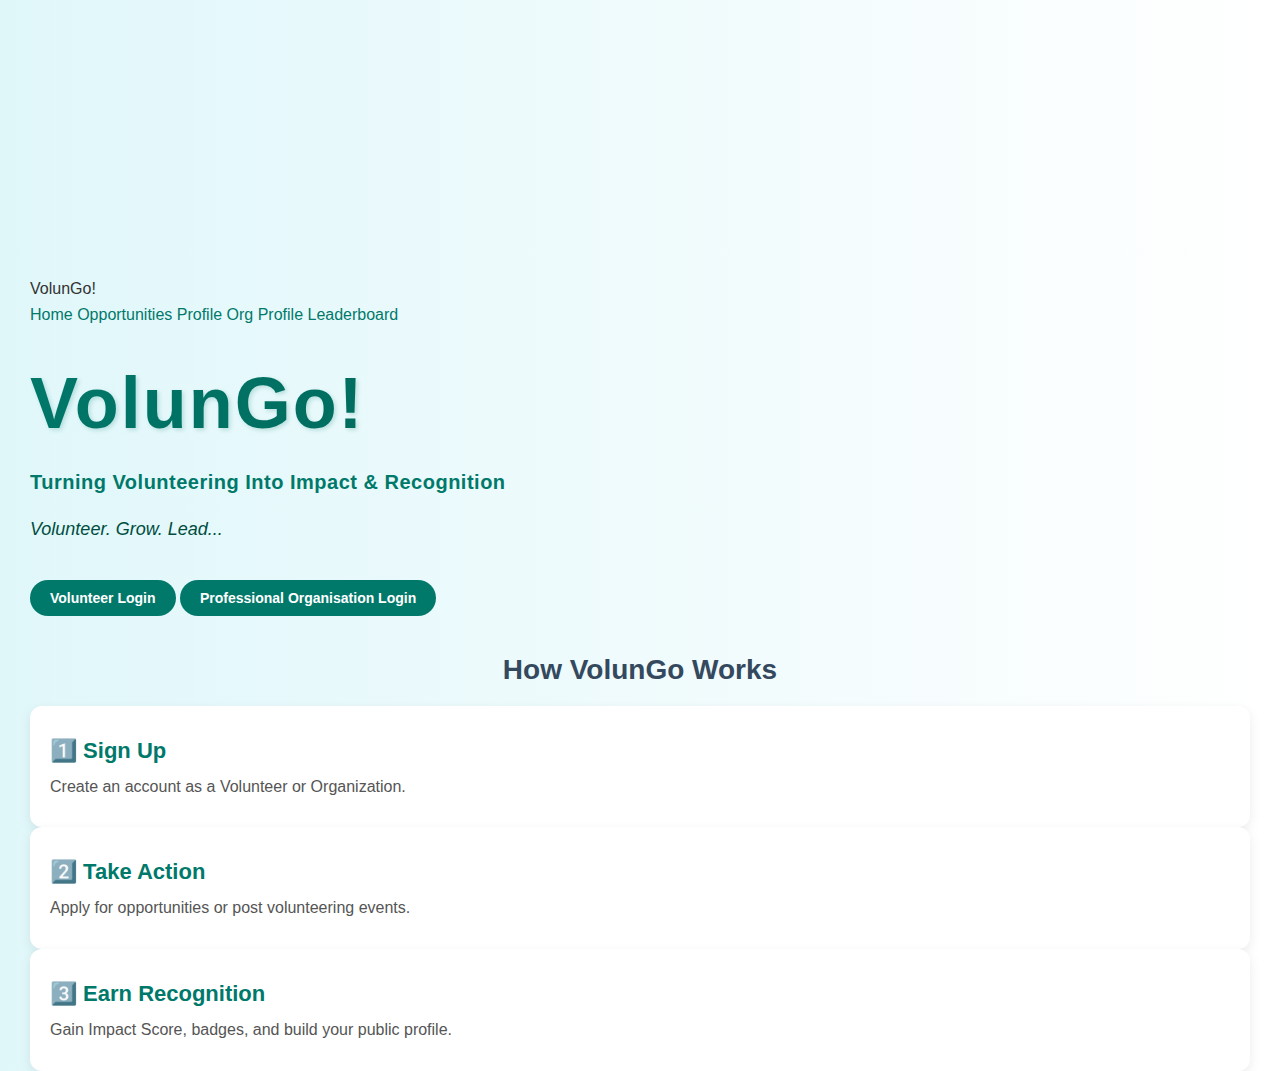
<file: index.html>
<!DOCTYPE html>
<html>
<head>
    <meta charset="UTF-8">
    <meta name="viewport" content="width=device-width, initial-scale=1.0">
    <title>VolunGo!</title>
    <link rel="stylesheet" href="style.css">
</head>
<body>
<nav class="navbar">
    <div class="nav-logo">VolunGo!</div>
    <div class="nav-links">
        <a href="index.html">Home</a>
        <a href="index1.html">Opportunities</a>
        <a href="profile.html">Profile</a>
        <a href="organization-profile.html">Org Profile</a>
        <a href="leaderboard.html">Leaderboard</a>
    </div>
</nav>
<div class="container">

    <!-- LEFT SECTION -->
    <div class="left">
        <h1 class="logo">VolunGo!</h1>
        <p class="tagline">
            Turning Volunteering Into Impact & Recognition
            

        </p>
        <p class="motto">Volunteer. Grow. Lead...</p>

        <div class="buttons">
            <a href="index1.html">
    <button> Volunteer Login</button>
</a>

<a href="professional.html">
    <button>Professional Organisation Login</button>
</a>

        </div>
        <section class="how-it-works">

    <h2>How VolunGo Works</h2>

    <div class="steps">

        <div class="step">
            <h3>1️⃣ Sign Up</h3>
            <p>Create an account as a Volunteer or Organization.</p>
        </div>

        <div class="step">
            <h3>2️⃣ Take Action</h3>
            <p>Apply for opportunities or post volunteering events.</p>
        </div>

        <div class="step">
            <h3>3️⃣ Earn Recognition</h3>
            <p>Gain Impact Score, badges, and build your public profile.</p>
        </div>

    </div>

</section>
    </div>


</div>


<script src="script.js"></script>
</body>
</html>
</file>
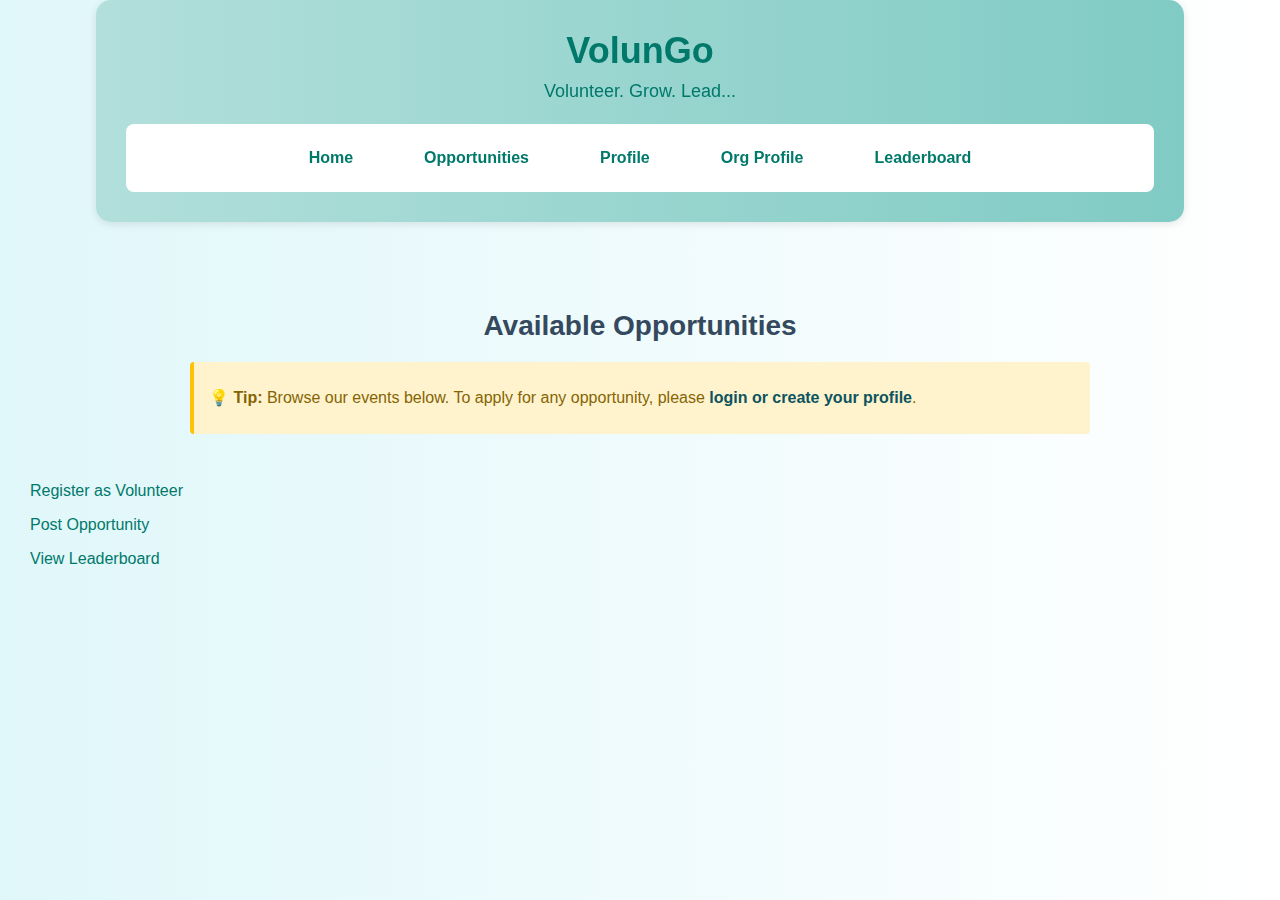
<file: index1.html>
<!DOCTYPE html>
<html>
<head>
    <meta charset="UTF-8">
    <meta name="viewport" content="width=device-width, initial-scale=1.0">
    <title>VolunGo - Volunteer Opportunities</title>
    <link rel="stylesheet" href="style.css">
</head>
<body>

<div class="header">
    <h1>VolunGo</h1>
    <p>Volunteer. Grow. Lead...</p>
    <div class="nav">
        <a href="index.html">Home</a>
        <a href="index1.html">Opportunities</a>
        <a href="profile.html">Profile</a>
        <a href="organization-profile.html">Org Profile</a>
        <a href="leaderboard.html">Leaderboard</a>
    </div>
</div>

<h2>Available Opportunities</h2>
<div style="background: #fff3cd; border-left: 4px solid #ffc107; padding: 15px; margin: 20px auto; max-width: 900px; border-radius: 4px;">
    <p style="margin: 0; color: #856404;"><strong>💡 Tip:</strong> Browse our events below. To apply for any opportunity, please <a href="profile.html" style="color: #0c5460; font-weight: bold;">login or create your profile</a>.</p>
</div>

<div id="opportunities">
    <!-- Events from professional page will be loaded dynamically -->
</div>

<a href="volunteer.html">Register as Volunteer</a><br>
<a href="organization.html">Post Opportunity</a><br>
<a href="leaderboard.html">View Leaderboard</a>

<script src="script.js"></script>

</body>
</html>
</file>
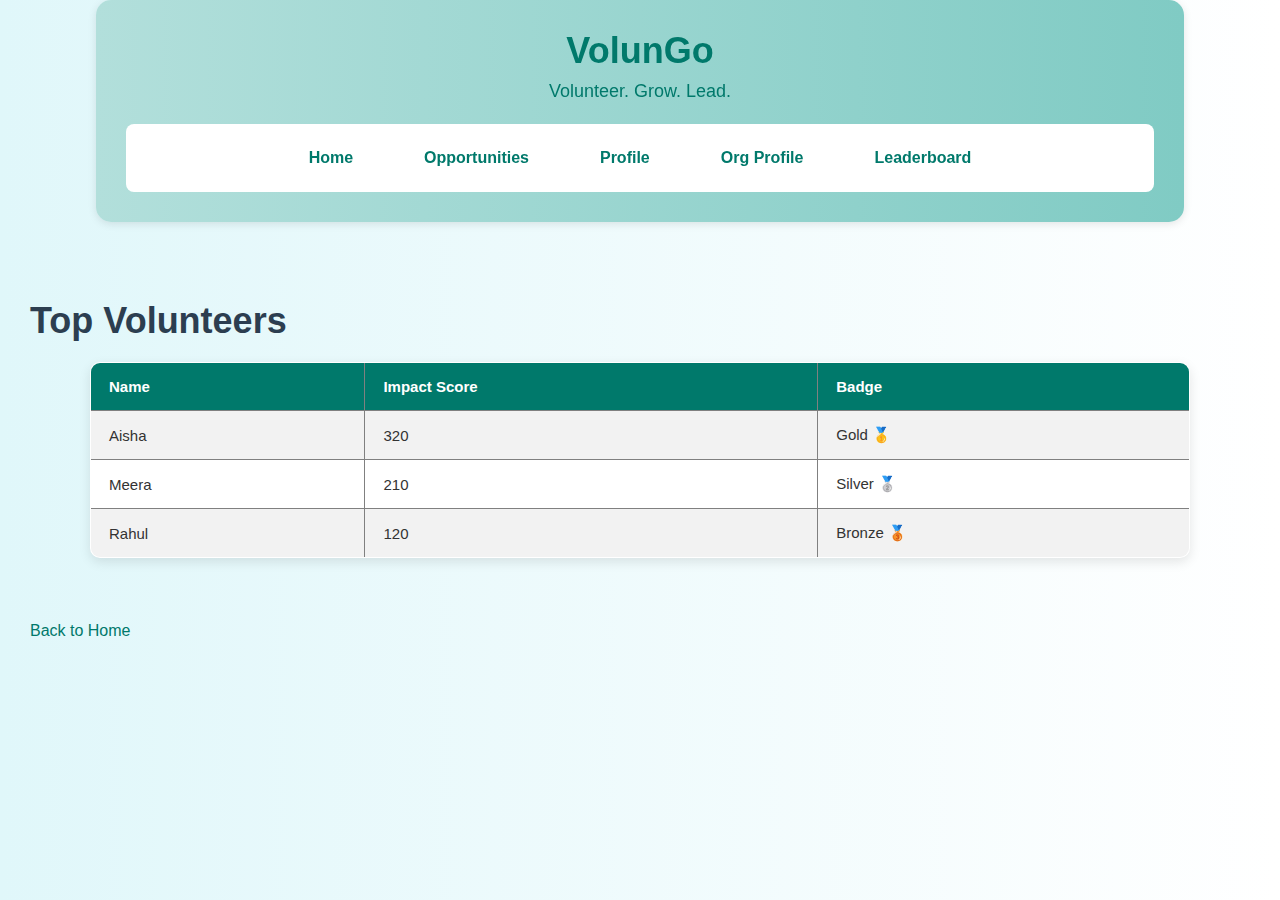
<file: leaderboard.html>
<!DOCTYPE html>
<html>
<head>
    <meta charset="UTF-8">
    <meta name="viewport" content="width=device-width, initial-scale=1.0">
    <title>VolunGo - Leaderboard</title>
    <link rel="stylesheet" href="style.css">
</head>
<body>
    <div class="header">
    <h1>VolunGo</h1>
    <p>Volunteer. Grow. Lead.</p>
    <div class="nav">
        <a href="index.html">Home</a>
        <a href="index1.html">Opportunities</a>
        <a href="profile.html">Profile</a>
        <a href="organization-profile.html">Org Profile</a>
        <a href="leaderboard.html">Leaderboard</a>
    </div>
</div>

<h1>Top Volunteers</h1>

<table border="1" cellpadding="10">
    <tr>
        <th>Name</th>
        <th>Impact Score</th>
        <th>Badge</th>
    </tr>
    <tr>
        <td>Aisha</td>
        <td>320</td>
        <td>Gold 🥇</td>
    </tr>
    <tr>
        <td>Meera</td>
        <td>210</td>
        <td>Silver 🥈</td>
    </tr>
    <tr>
        <td>Rahul</td>
        <td>120</td>
        <td>Bronze 🥉</td>
    </tr>
</table>

<br><br>

<a href="index.html">Back to Home</a>

</body>
</html>
</file>
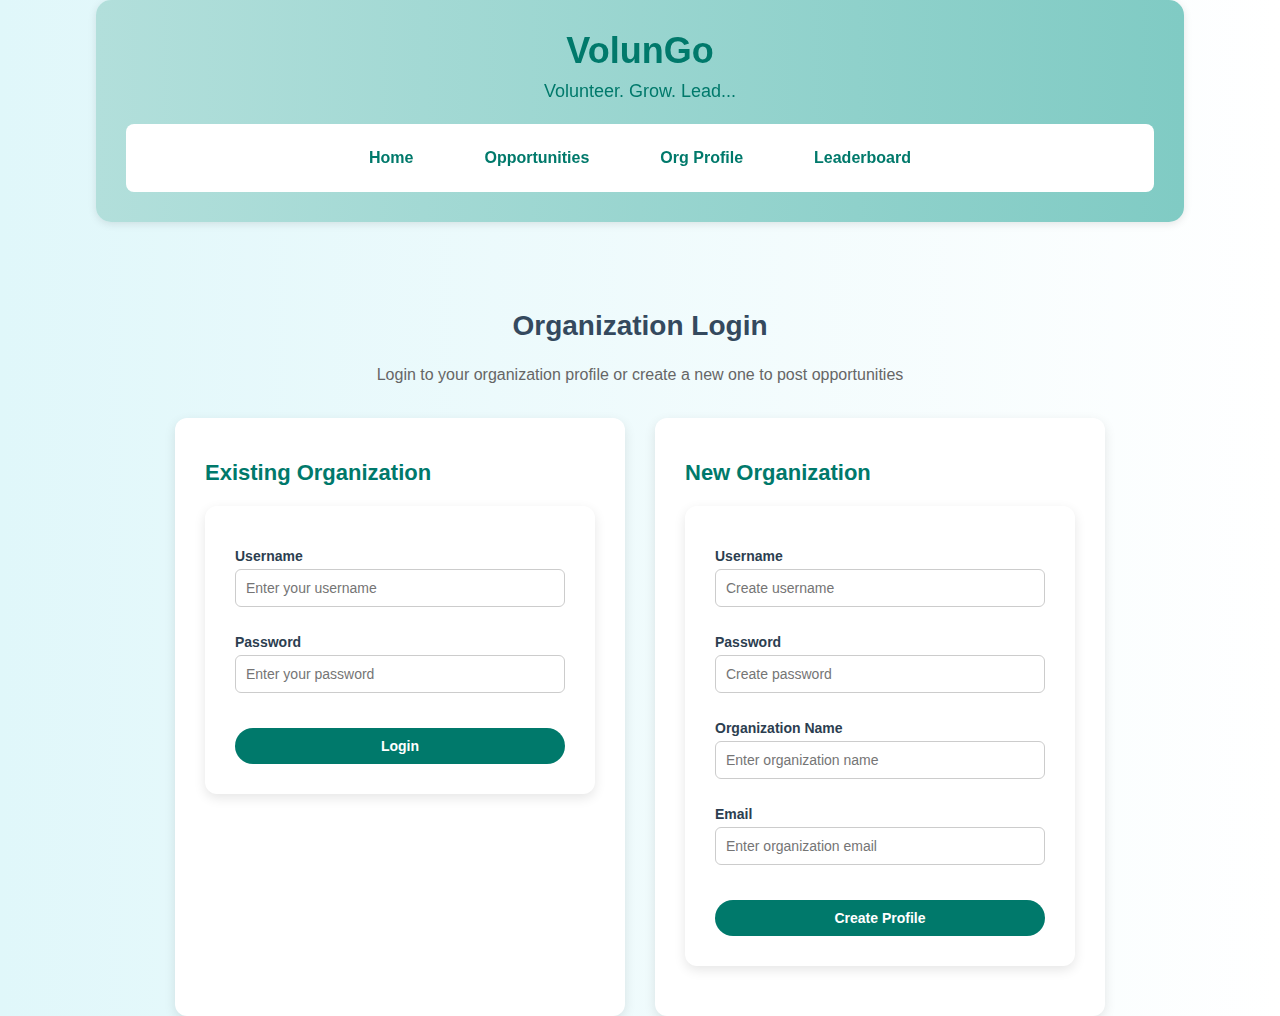
<file: organization-profile.html>
<!DOCTYPE html>
<html>
<head>
    <meta charset="UTF-8">
    <meta name="viewport" content="width=device-width, initial-scale=1.0">
    <title>VolunGo - Organization Profile</title>
    <link rel="stylesheet" href="style.css">
</head>
<body>

<div class="header">
    <h1>VolunGo</h1>
    <p>Volunteer. Grow. Lead...</p>
    <div class="nav">
        <a href="index.html">Home</a>
        <a href="index1.html">Opportunities</a>
        <a href="organization-profile.html">Org Profile</a>
        <a href="leaderboard.html">Leaderboard</a>
    </div>
</div>

<!-- Login Section -->
<div id="orgLoginSection">
    <h2>Organization Login</h2>
    <p style="text-align: center; color: #666; margin-bottom: 30px;">Login to your organization profile or create a new one to post opportunities</p>

    <div style="display: flex; gap: 30px; justify-content: center; flex-wrap: wrap; max-width: 1200px; margin: 0 auto;">
        
        <!-- Login Form -->
        <div style="background: white; padding: 30px; border-radius: 12px; box-shadow: 0px 4px 12px rgba(0,0,0,0.1); flex: 1; min-width: 300px; max-width: 450px;">
            <h3 style="color: #00796b; margin-bottom: 20px;">Existing Organization</h3>
            <form onsubmit="event.preventDefault(); loginOrganization();">
                <label for="orgLoginUsername"><strong>Username</strong></label>
                <input type="text" id="orgLoginUsername" placeholder="Enter your username" required>

                <label for="orgLoginPassword"><strong>Password</strong></label>
                <input type="password" id="orgLoginPassword" placeholder="Enter your password" required>

                <button type="submit" style="width: 100%; margin-top: 20px;">Login</button>
            </form>
        </div>

        <!-- Register Form -->
        <div style="background: white; padding: 30px; border-radius: 12px; box-shadow: 0px 4px 12px rgba(0,0,0,0.1); flex: 1; min-width: 300px; max-width: 450px;">
            <h3 style="color: #00796b; margin-bottom: 20px;">New Organization</h3>
            <form onsubmit="event.preventDefault(); createOrganizationProfile();">
                <label for="orgRegUsername"><strong>Username</strong></label>
                <input type="text" id="orgRegUsername" placeholder="Create username" required>

                <label for="orgRegPassword"><strong>Password</strong></label>
                <input type="password" id="orgRegPassword" placeholder="Create password" required>

                <label for="orgRegName"><strong>Organization Name</strong></label>
                <input type="text" id="orgRegName" placeholder="Enter organization name" required>

                <label for="orgRegEmail"><strong>Email</strong></label>
                <input type="email" id="orgRegEmail" placeholder="Enter organization email" required>

                <button type="submit" style="width: 100%; margin-top: 20px;">Create Profile</button>
            </form>
        </div>
    </div>
</div>

<!-- Organization Dashboard -->
<div id="orgDashboard" style="display: none;">
    
    <!-- Header with Logout -->
    <div style="background: white; padding: 20px; margin: 20px auto; max-width: 1000px; border-radius: 12px; box-shadow: 0px 4px 10px rgba(0,0,0,0.1); display: flex; justify-content: space-between; align-items: center; flex-wrap: wrap; gap: 20px;">
        <div>
            <h2 style="margin: 0; color: #00796b;">Welcome, <span id="orgName"></span>!</h2>
            <p style="margin: 5px 0 0 0; color: #666; font-size: 14px;"><strong>Email:</strong> <span id="orgEmail"></span></p>
        </div>
        <button onclick="logoutOrganization()" style="background-color: #dc3545; padding: 10px 20px; color: white; border: none; border-radius: 25px; cursor: pointer; font-weight: bold;">Logout</button>
    </div>

    <!-- Stats -->
    <div style="display: grid; grid-template-columns: repeat(auto-fit, minmax(200px, 1fr)); gap: 20px; max-width: 1000px; margin: 0 auto 30px;">
        <div style="background: white; padding: 20px; border-radius: 12px; box-shadow: 0px 4px 10px rgba(0,0,0,0.1); text-align: center;">
            <h4 style="margin: 0 0 10px 0; color: #00796b;">Events Posted</h4>
            <p style="margin: 0; font-size: 28px; font-weight: bold; color: #00796b;" id="eventsCount">0</p>
        </div>
        <div style="background: white; padding: 20px; border-radius: 12px; box-shadow: 0px 4px 10px rgba(0,0,0,0.1); text-align: center;">
            <h4 style="margin: 0 0 10px 0; color: #00796b;">Total Applications</h4>
            <p style="margin: 0; font-size: 28px; font-weight: bold; color: #00796b;" id="applicationsCount">0</p>
        </div>
    </div>

    <!-- Post New Event -->
    <h2 style="text-align: center; margin-top: 40px; margin-bottom: 10px;">Post New Event</h2>
    
    <form id="orgEventForm" onsubmit="event.preventDefault(); orgPostEvent();" style="background: white; padding: 30px; max-width: 700px; margin: 20px auto; border-radius: 12px; box-shadow: 0px 4px 12px rgba(0,0,0,0.1);">
        <label for="orgEventName"><strong>Event Name *</strong></label>
        <input type="text" id="orgEventName" placeholder="Enter event name" required>

        <label for="orgEventLocation"><strong>Location *</strong></label>
        <input type="text" id="orgEventLocation" placeholder="Enter location" required>

        <label for="orgEventDate"><strong>Date *</strong></label>
        <input type="date" id="orgEventDate" required>

        <label for="orgEventSkills"><strong>Skills Required *</strong></label>
        <textarea id="orgEventSkills" placeholder="Enter required skills (comma separated)" required></textarea>

        <button type="submit" style="width: 100%; margin-top: 20px;">Post Event</button>
    </form>

    <!-- Posted Events -->
    <h2 style="text-align: center; margin-top: 40px;">Your Events</h2>
    <div id="orgPostedEvents" style="max-width: 1000px; margin: 20px auto; padding: 0 16px;">
        <!-- Posted events will be shown here -->
    </div>

    <!-- Applications Management -->
    <h2 style="text-align: center; margin-top: 40px;">Volunteer Applications</h2>
    <div id="orgApplications" style="max-width: 1000px; margin: 20px auto; padding: 0 16px;">
        <!-- Applications will be shown here -->
    </div>
</div>

<script src="script.js"></script>

</body>
</html>
</file>
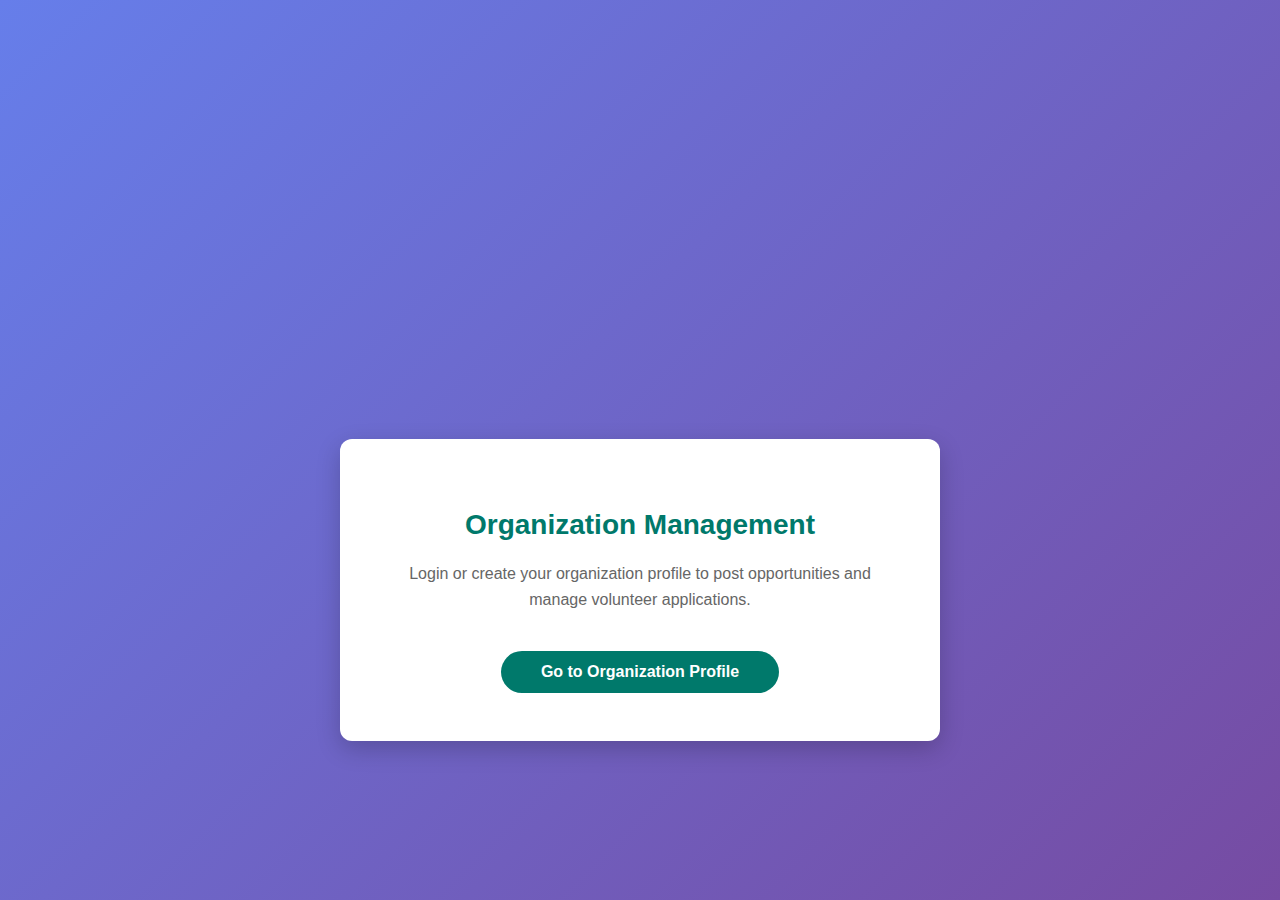
<file: organization.html>
<!DOCTYPE html>
<html>
<head>
    <meta charset="UTF-8">
    <meta name="viewport" content="width=device-width, initial-scale=1.0">
    <title>VolunGo - Organization</title>
    <link rel="stylesheet" href="style.css">
    <style>
        body {
            display: flex;
            flex-direction: column;
            align-items: center;
            justify-content: center;
            min-height: 100vh;
            background: linear-gradient(135deg, #667eea 0%, #764ba2 100%);
        }
        .redirect-container {
            background: white;
            padding: 40px;
            border-radius: 12px;
            box-shadow: 0px 8px 24px rgba(0,0,0,0.2);
            text-align: center;
            max-width: 600px;
        }
        .redirect-container h2 {
            color: #00796b;
            margin-bottom: 20px;
        }
        .redirect-container p {
            color: #666;
            margin-bottom: 30px;
            font-size: 16px;
        }
        .redirect-container a {
            display: inline-block;
            background-color: #00796b;
            color: white;
            padding: 12px 40px;
            border-radius: 25px;
            text-decoration: none;
            font-weight: bold;
            font-size: 16px;
            transition: background-color 0.3s;
        }
        .redirect-container a:hover {
            background-color: #005a4f;
        }
    </style>
</head>
<body>

<div class="redirect-container">
    <h2>Organization Management</h2>
    <p>Login or create your organization profile to post opportunities and manage volunteer applications.</p>
    <a href="organization-profile.html">Go to Organization Profile</a>
</div>

</body>
</html>

</body>
</html>
</file>
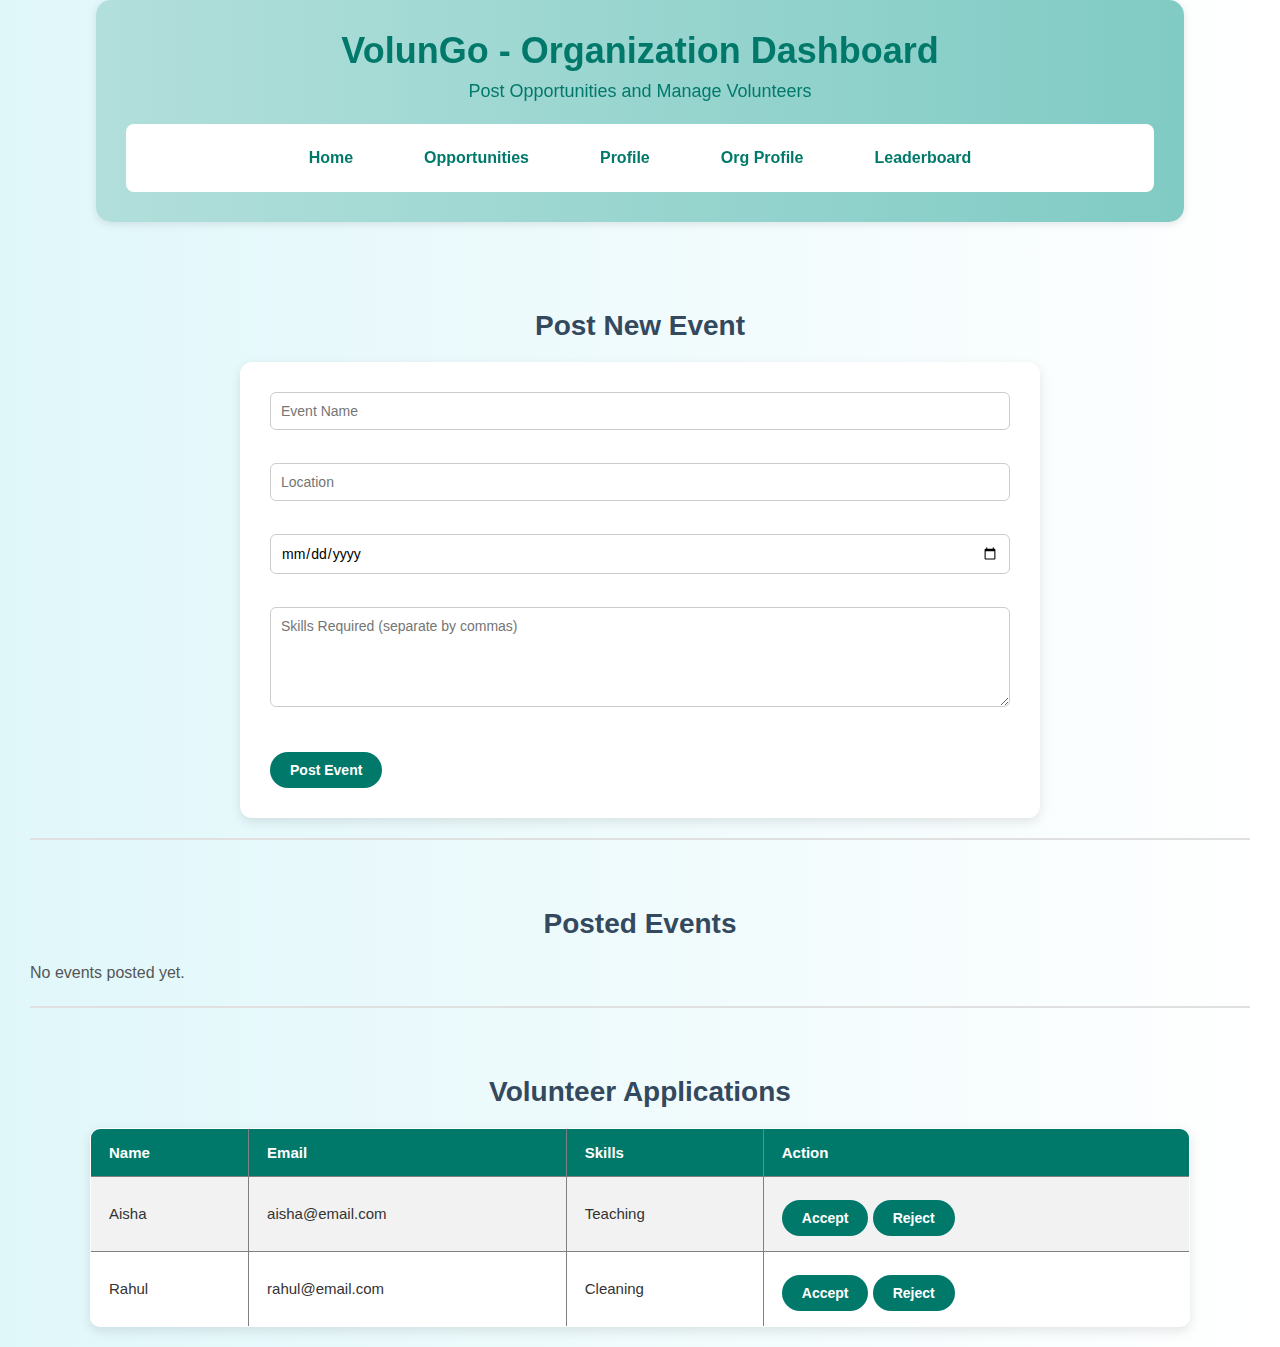
<file: professional.html>
<!DOCTYPE html>
<html>
<head>
    <meta charset="UTF-8">
    <meta name="viewport" content="width=device-width, initial-scale=1.0">
    <title>Professional Organization Dashboard</title>
    <link rel="stylesheet" href="style.css">
</head>

<body>

<div class="header">
    <h1>VolunGo - Organization Dashboard</h1>
    <p>Post Opportunities and Manage Volunteers</p>
    <div class="nav">
        <a href="index.html">Home</a>
        <a href="index1.html">Opportunities</a>
        <a href="profile.html">Profile</a>
        <a href="organization-profile.html">Org Profile</a>
        <a href="leaderboard.html">Leaderboard</a>
    </div>
</div>

    <h2>Post New Event</h2>

    <form id="eventForm" onsubmit="event.preventDefault(); postOpportunity();">
        <input type="text" id="eventName" placeholder="Event Name" required><br><br>
        <input type="text" id="location" placeholder="Location" required><br><br>
        <input type="date" id="date" required><br><br>
        <textarea id="skills" placeholder="Skills Required (separate by commas)" required></textarea><br><br>

        <button type="submit">Post Event</button>
    </form>

    <hr><br>

    <h2>Posted Events</h2>
    <div id="eventList"></div>

    <hr><br>

    <h2>Volunteer Applications</h2>

    <table border="1" width="100%">
        <tr>
            <th>Name</th>
            <th>Email</th>
            <th>Skills</th>
            <th>Action</th>
        </tr>

        <tr>
            <td>Aisha</td>
            <td>aisha@email.com</td>
            <td>Teaching</td>
            <td>
                <button onclick="acceptVolunteer(this)">Accept</button>
                <button onclick="rejectVolunteer(this)">Reject</button>
            </td>
        </tr>

        <tr>
            <td>Rahul</td>
            <td>rahul@email.com</td>
            <td>Cleaning</td>
            <td>
                <button onclick="acceptVolunteer(this)">Accept</button>
                <button onclick="rejectVolunteer(this)">Reject</button>
            </td>
        </tr>
    </table>

</div>

<script src="script.js"></script>
</body>
</html>
</file>
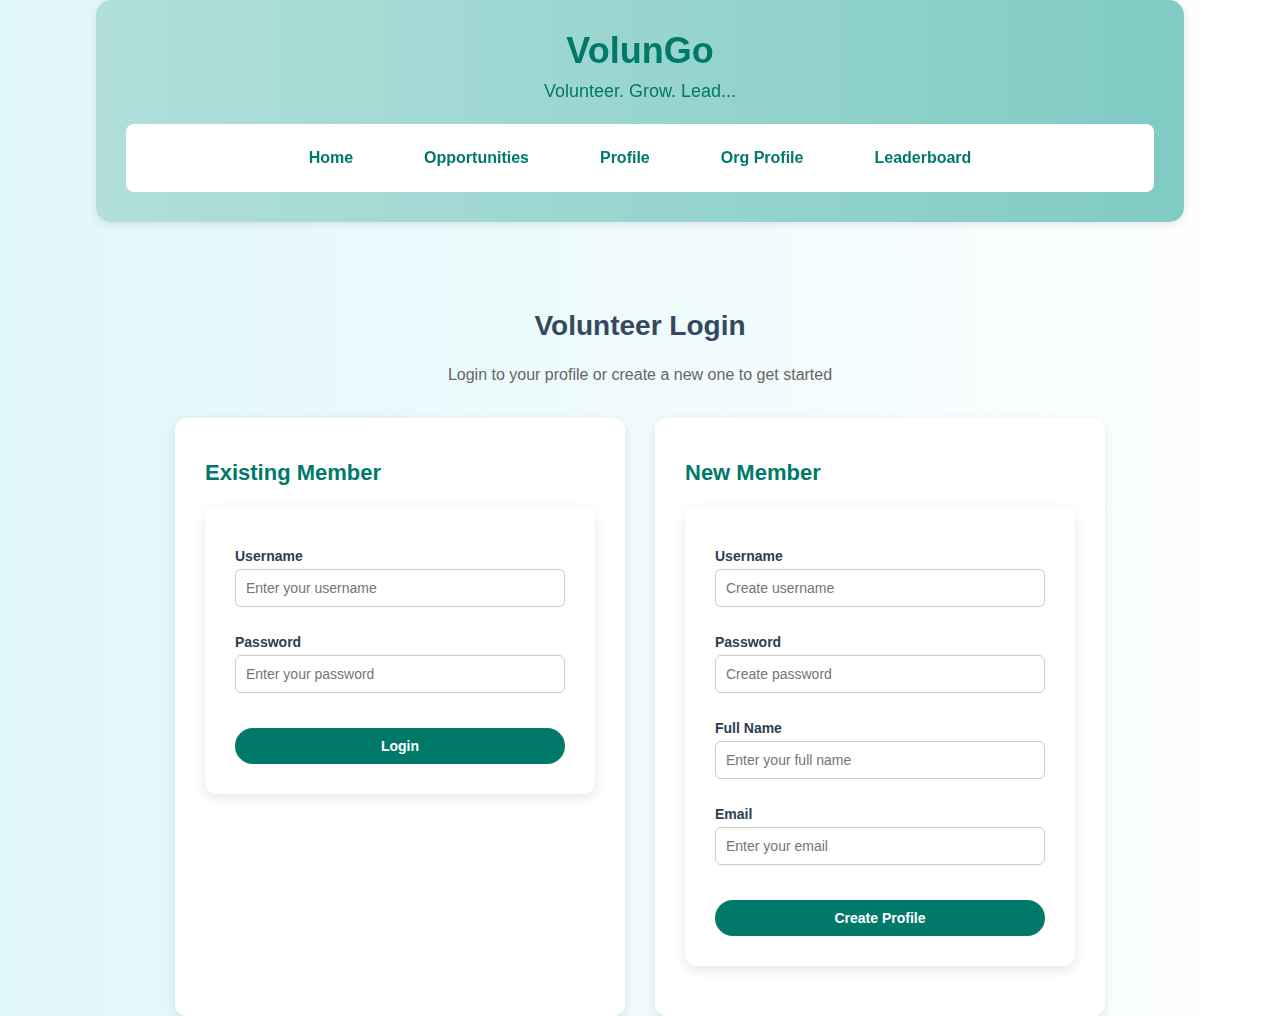
<file: profile.html>
<!DOCTYPE html>
<html>
<head>
    <meta charset="UTF-8">
    <meta name="viewport" content="width=device-width, initial-scale=1.0">
    <title>VolunGo - Volunteer Profile</title>
    <link rel="stylesheet" href="style.css">
</head>
<body>

<div class="header">
    <h1>VolunGo</h1>
    <p>Volunteer. Grow. Lead...</p>
    <div class="nav">
        <a href="index.html">Home</a>
        <a href="index1.html">Opportunities</a>
        <a href="profile.html">Profile</a>
        <a href="organization-profile.html">Org Profile</a>
        <a href="leaderboard.html">Leaderboard</a>
    </div>
</div>

<!-- Login Section -->
<div id="loginSection">
    <h2>Volunteer Login</h2>
    <p style="text-align: center; color: #666; margin-bottom: 30px;">Login to your profile or create a new one to get started</p>

    <div style="display: flex; gap: 30px; justify-content: center; flex-wrap: wrap; max-width: 1200px; margin: 0 auto;">
        
        <!-- Login Form -->
        <div style="background: white; padding: 30px; border-radius: 12px; box-shadow: 0px 4px 12px rgba(0,0,0,0.1); flex: 1; min-width: 300px; max-width: 450px;">
            <h3 style="color: #00796b; margin-bottom: 20px;">Existing Member</h3>
            <form onsubmit="event.preventDefault(); loginVolunteer();">
                <label for="loginUsername"><strong>Username</strong></label>
                <input type="text" id="loginUsername" placeholder="Enter your username" required>

                <label for="loginPassword"><strong>Password</strong></label>
                <input type="password" id="loginPassword" placeholder="Enter your password" required>

                <button type="submit" style="width: 100%; margin-top: 20px;">Login</button>
            </form>
        </div>

        <!-- Register Form -->
        <div style="background: white; padding: 30px; border-radius: 12px; box-shadow: 0px 4px 12px rgba(0,0,0,0.1); flex: 1; min-width: 300px; max-width: 450px;">
            <h3 style="color: #00796b; margin-bottom: 20px;">New Member</h3>
            <form onsubmit="event.preventDefault(); createProfile();">
                <label for="regUsername"><strong>Username</strong></label>
                <input type="text" id="regUsername" placeholder="Create username" required>

                <label for="regPassword"><strong>Password</strong></label>
                <input type="password" id="regPassword" placeholder="Create password" required>

                <label for="regFullName"><strong>Full Name</strong></label>
                <input type="text" id="regFullName" placeholder="Enter your full name" required>

                <label for="regEmail"><strong>Email</strong></label>
                <input type="email" id="regEmail" placeholder="Enter your email" required>

                <button type="submit" style="width: 100%; margin-top: 20px;">Create Profile</button>
            </form>
        </div>
    </div>
</div>

<!-- Profile Dashboard Section -->
<div id="profileDashboard" style="display: none;">
    
    <!-- Profile Header & Logout -->
    <div style="background: white; padding: 20px; margin: 20px auto; max-width: 1000px; border-radius: 12px; box-shadow: 0px 4px 10px rgba(0,0,0,0.1); display: flex; justify-content: space-between; align-items: center; flex-wrap: wrap; gap: 20px;">
        <div>
            <h2 style="margin: 0; color: #00796b;">Welcome, <span id="profileName"></span>!</h2>
            <p style="margin: 5px 0 0 0; color: #666; font-size: 14px;"><strong>Email:</strong> <span id="profileEmail"></span></p>
        </div>
        <button onclick="logoutVolunteer()" style="background-color: #dc3545; padding: 10px 20px; color: white; border: none; border-radius: 25px; cursor: pointer; font-weight: bold;">Logout</button>
    </div>

    <!-- Profile Stats -->
    <div style="display: grid; grid-template-columns: repeat(auto-fit, minmax(200px, 1fr)); gap: 20px; max-width: 1000px; margin: 0 auto 30px;">
        <div style="background: white; padding: 20px; border-radius: 12px; box-shadow: 0px 4px 10px rgba(0,0,0,0.1); text-align: center;">
            <h4 style="margin: 0 0 10px 0; color: #00796b;">Events Applied</h4>
            <p style="margin: 0; font-size: 28px; font-weight: bold; color: #00796b;" id="appliedCount">0</p>
        </div>
        <div style="background: white; padding: 20px; border-radius: 12px; box-shadow: 0px 4px 10px rgba(0,0,0,0.1); text-align: center;">
            <h4 style="margin: 0 0 10px 0; color: #00796b;">Member Since</h4>
            <p style="margin: 0; font-size: 14px; color: #666;" id="memberSince"></p>
        </div>
    </div>

    <!-- Notifications -->
    <h2 style="text-align: center; margin-top: 40px;">📬 Application Status Notifications</h2>
    <div id="notifications" style="max-width: 1000px; margin: 20px auto; padding: 0 16px;">
        <!-- Notifications will be loaded here -->
    </div>

    <!-- Available Events -->
    <h2 style="text-align: center; margin-top: 40px;">Available Events</h2>
    <div id="availableEvents" style="display: grid; grid-template-columns: repeat(auto-fit, minmax(250px, 1fr)); gap: 20px; max-width: 1000px; margin: 20px auto; padding: 0 16px;">
        <!-- Events will be loaded here -->
    </div>

    <!-- Applied Events -->
    <h2 style="text-align: center; margin-top: 40px;">My Applications</h2>
    <div id="appliedEvents" style="max-width: 1000px; margin: 20px auto; padding: 0 16px;">
        <!-- Applied events will be loaded here -->
    </div>
</div>

<script src="script.js"></script>

</body>
</html>
</file>
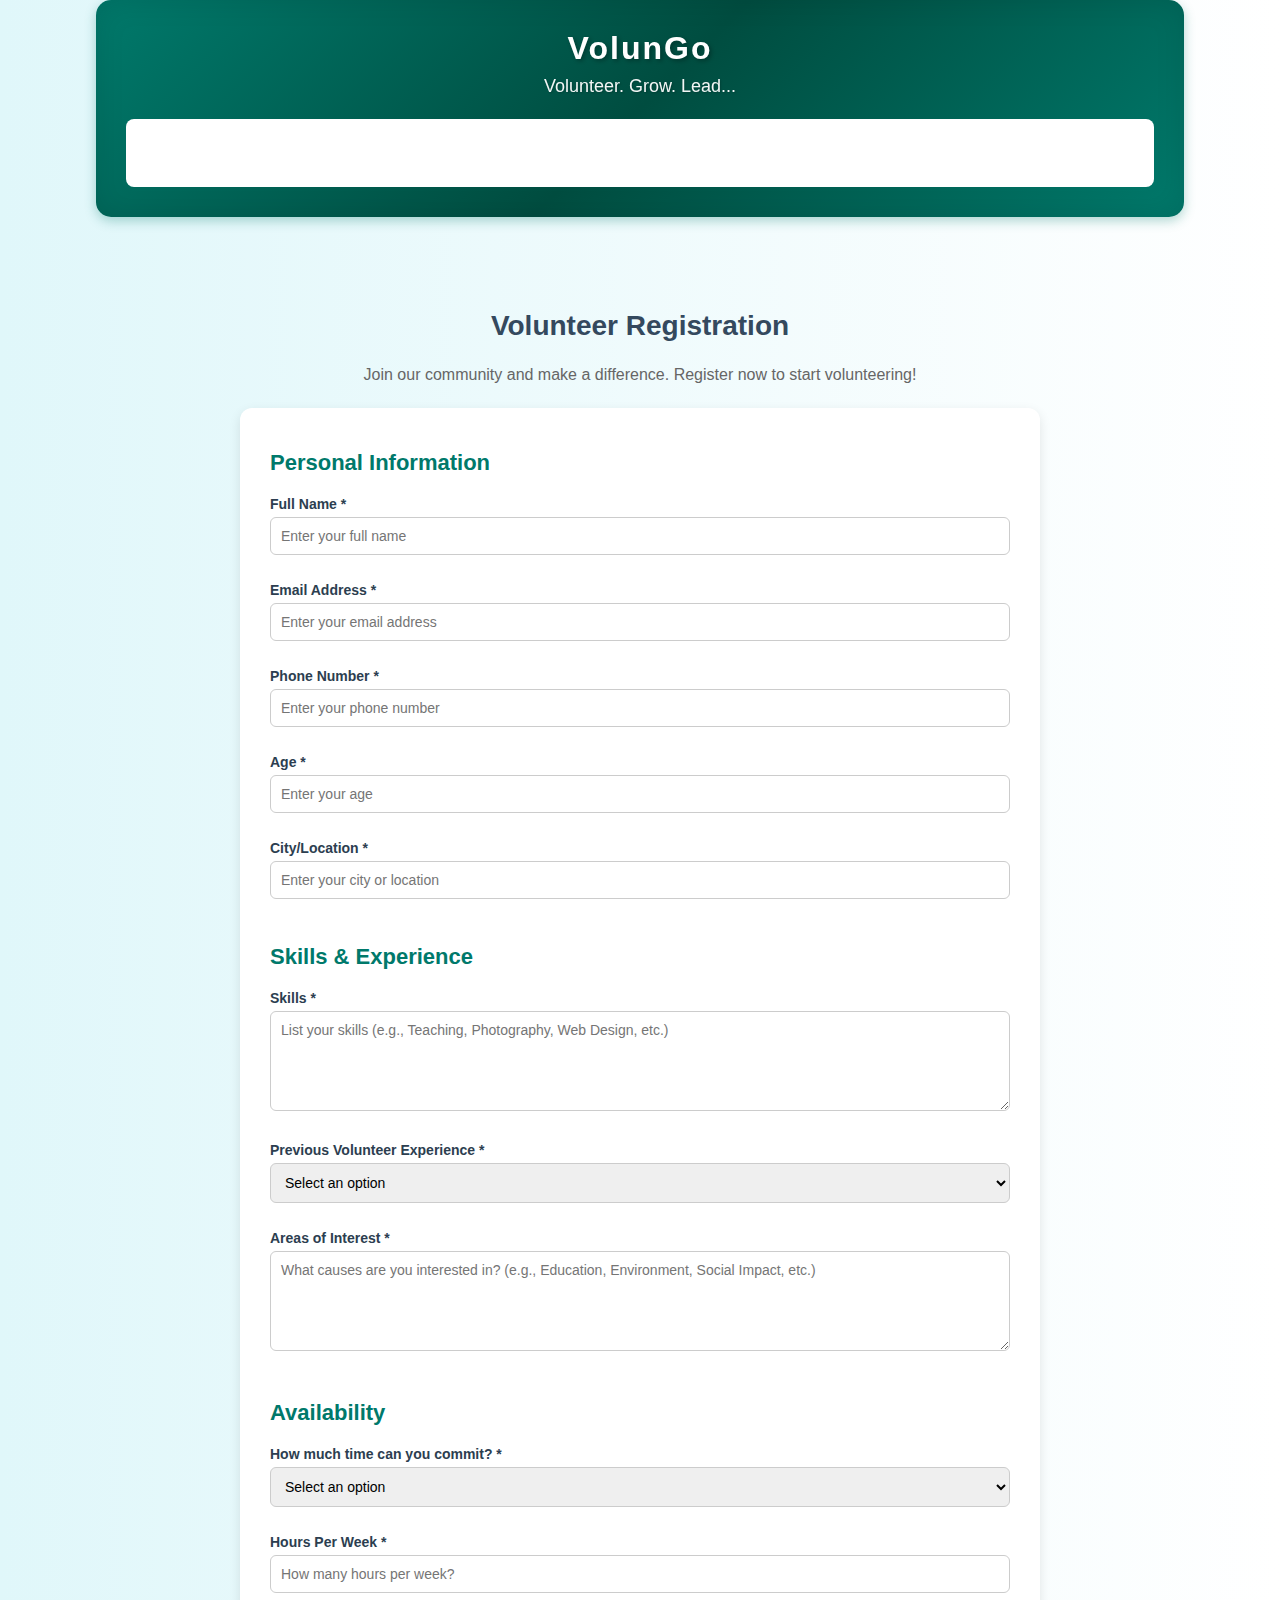
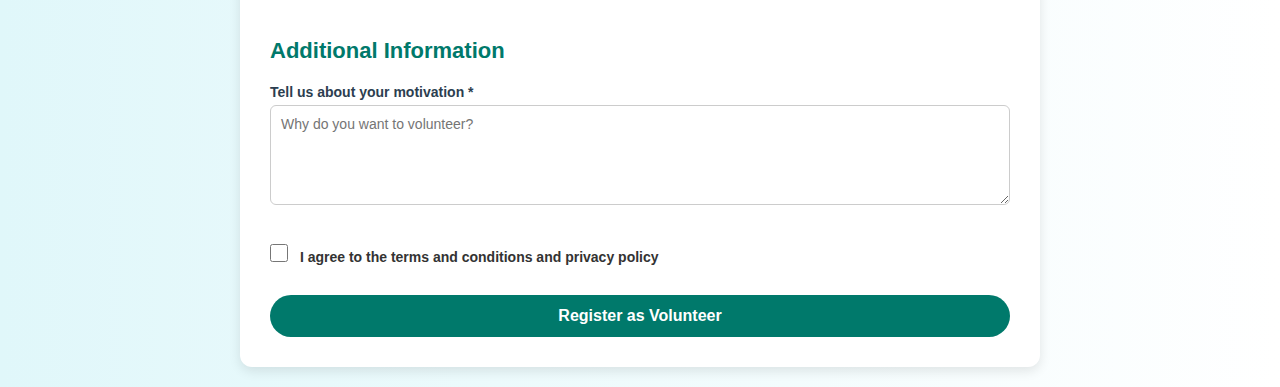
<file: volunteer.html>
<!DOCTYPE html>
<html>
<head>
    <meta charset="UTF-8">
    <meta name="viewport" content="width=device-width, initial-scale=1.0">
    <title>VolunGo - Volunteer Registration</title>
    <link rel="stylesheet" href="style.css">
</head>
<body>

<div class="header volunteer-header">
    <h1>VolunGo</h1>
    <p>Volunteer. Grow. Lead...</p>
    <div class="nav">
        <a href="index.html">Home</a>
        <a href="index1.html">Opportunities</a>
        <a href="profile.html">Profile</a>
        <a href="organization-profile.html">Org Profile</a>
        <a href="leaderboard.html">Leaderboard</a>
    </div>
</div>

<h2>Volunteer Registration</h2>
<p style="text-align: center; color: #666; font-size: 16px;">Join our community and make a difference. Register now to start volunteering!</p>

<div id="appliedEventInfo" style="display: none; background: #e3f2fd; border-left: 4px solid #00796b; padding: 16px; margin: 20px auto; max-width: 600px; border-radius: 4px;">
    <p style="margin: 0; color: #1565c0;"><strong>📝 Applying for:</strong> <span id="eventName" style="color: #00796b; font-weight: bold;"></span></p>
</div>

<form id="volunteerForm" onsubmit="event.preventDefault(); registerVolunteer();">
    <h3 style="color: #00796b; margin-bottom: 20px;">Personal Information</h3>

    <label for="fullName"><strong>Full Name *</strong></label>
    <input type="text" id="fullName" placeholder="Enter your full name" required>

    <label for="email"><strong>Email Address *</strong></label>
    <input type="email" id="email" placeholder="Enter your email address" required>

    <label for="phone"><strong>Phone Number *</strong></label>
    <input type="text" id="phone" placeholder="Enter your phone number" required>

    <label for="age"><strong>Age *</strong></label>
    <input type="number" id="age" min="18" max="120" placeholder="Enter your age" required>

    <label for="location"><strong>City/Location *</strong></label>
    <input type="text" id="location" placeholder="Enter your city or location" required>

    <h3 style="color: #00796b; margin-bottom: 20px; margin-top: 30px;">Skills & Experience</h3>

    <label for="skills"><strong>Skills *</strong></label>
    <textarea id="skills" placeholder="List your skills (e.g., Teaching, Photography, Web Design, etc.)" required></textarea>

    <label for="experience"><strong>Previous Volunteer Experience *</strong></label>
    <select id="experience" required>
        <option value="">Select an option</option>
        <option value="newbie">First time volunteering</option>
        <option value="1-2 years">1-2 years</option>
        <option value="2-5 years">2-5 years</option>
        <option value="5+ years">5+ years</option>
    </select>

    <label for="interests"><strong>Areas of Interest *</strong></label>
    <textarea id="interests" placeholder="What causes are you interested in? (e.g., Education, Environment, Social Impact, etc.)" required></textarea>

    <h3 style="color: #00796b; margin-bottom: 20px; margin-top: 30px;">Availability</h3>

    <label for="availability"><strong>How much time can you commit? *</strong></label>
    <select id="availability" required>
        <option value="">Select an option</option>
        <option value="weekends">Weekends only</option>
        <option value="weekdays">Weekdays only</option>
        <option value="flexible">Flexible schedule</option>
        <option value="full-time">Full-time commitment</option>
    </select>

    <label for="hoursPerWeek"><strong>Hours Per Week *</strong></label>
    <input type="number" id="hoursPerWeek" min="1" max="100" placeholder="How many hours per week?" required>

    <h3 style="color: #00796b; margin-bottom: 20px; margin-top: 30px;">Additional Information</h3>

    <label for="motivation"><strong>Tell us about your motivation *</strong></label>
    <textarea id="motivation" placeholder="Why do you want to volunteer?" required></textarea>

    <label style="margin-top: 20px;">
        <input type="checkbox" id="terms" required>
        <span style="color: #333; margin-left: 8px;">I agree to the terms and conditions and privacy policy</span>
    </label>

    <button type="submit" style="width: 100%; margin-top: 25px; padding: 12px 20px; font-size: 16px;">
        Register as Volunteer
    </button>
</form>

<div id="successMessage" style="display: none; background: #d4edda; color: #155724; padding: 20px; margin: 20px auto; max-width: 600px; border-radius: 8px; text-align: center; box-shadow: 0px 4px 10px rgba(0,0,0,0.1);">
    <h3>Registration Successful!</h3>
    <p>Thank you for registering as a volunteer with VolunGo!</p>
    <p>We will review your profile and get back to you with opportunities that match your skills.</p>
    <p id="appliedEventConfirmation" style="display: none; margin-top: 12px; color: #155724; font-size: 15px;"><strong>✓ Your application for <span id="appliedEventName"></span> has been submitted!</strong></p>
    <a href="index1.html" style="background-color: #00796b; color: white; padding: 10px 20px; border-radius: 25px; display: inline-block; margin-top: 10px;">View Opportunities</a>
</div>

<script src="script.js"></script>

</body>
</html>
</file>
<file: style.css>
* {
    margin: 0;
    padding: 0;
    box-sizing: border-box;
}

html {
    scroll-behavior: smooth;
}

body {
    background: linear-gradient(to right, #e0f7fa, #ffffff);
    min-height: 100vh;
    font-family: Arial, sans-serif;
    color: #333;
    padding-top: 250px;
    padding-left: 16px;
    padding-right: 16px;
}

/* ===== Header/Navigation Styling ===== */
.header {
    background: linear-gradient(to right, #b2dfdb, #80cbc4);
    color: #00796b;
    padding: 20px 16px;
    border-radius: 10px;
    text-align: center;
    position: fixed;
    top: 0;
    left: 0;
    right: 0;
    width: 100%;
    z-index: 1000;
    box-shadow: 0 2px 8px rgba(0, 0, 0, 0.1);
}

.header span, .header h1 {
    font-size: 24px;
    font-weight: bold;
    color: #00796b;
    margin: 0;
    display: block;
}

.header p {
    color: #00796b;
    margin: 5px 0 15px 0;
    font-size: 14px;
}

/* ===== Volunteer Header with Background Image ===== */
.volunteer-header {
    background: linear-gradient(135deg, #00796b 0%, #004d40 50%, #00796b 100%),
                repeating-linear-gradient(
                    45deg,
                    transparent,
                    transparent 35px,
                    rgba(255, 255, 255, 0.1) 35px,
                    rgba(255, 255, 255, 0.1) 70px
                );
    background-size: 100% 100%, 100% 100%;
    background-attachment: fixed;
    color: white !important;
    box-shadow: 0 4px 12px rgba(0, 121, 107, 0.3), inset 0 0 30px rgba(0, 0, 0, 0.1);
}

.volunteer-header h1 {
    color: white !important;
    text-shadow: 2px 2px 4px rgba(0, 0, 0, 0.3);
    font-size: 32px !important;
    letter-spacing: 2px;
}

.volunteer-header p {
    color: rgba(255, 255, 255, 0.95) !important;
    text-shadow: 1px 1px 2px rgba(0, 0, 0, 0.2);
    font-weight: 500;
}

.volunteer-header .nav a {
    color: white;
    background-color: rgba(255, 255, 255, 0.2);
}

.volunteer-header .nav a:hover {
    background-color: white;
    color: #00796b;
}

.nav {
    display: flex;
    justify-content: center;
    gap: 10px;
    flex-wrap: wrap;
    background: white;
    padding: 12px;
    border-radius: 8px;
}

.nav a {
    text-decoration: none;
    color: #00796b;
    font-weight: bold;
    padding: 8px 12px;
    border-radius: 20px;
    transition: 0.3s;
    font-size: 14px;
    display: inline-block;
}

.nav a:hover {
    background-color: #00796b;
    color: white;
    transform: scale(1.05);
}

/* ===== Typography ===== */
h1 {
    color: #2c3e50;
    font-size: 28px;
    margin: 20px 0 10px 0;
}

h2 {
    color: #34495e;
    font-size: 22px;
    margin: 25px 0 15px 0;
    text-align: center;
}

h3 {
    color: #2c3e50;
    font-size: 18px;
    margin: 12px 0 8px 0;
}

p {
    color: #555;
    font-size: 14px;
    line-height: 1.6;
    margin: 8px 0;
}

/* ===== Logo Styling ===== */
.logo {
    font-size: 72px;
    font-weight: 900;
    color: #00796b;
    text-shadow: 2px 2px 4px rgba(0, 121, 107, 0.2);
    margin: 30px 0 20px 0;
    font-family: 'Segoe UI', Tahoma, Geneva, Verdana, sans-serif;
    letter-spacing: 2px;
    background: linear-gradient(135deg, #00796b, #004d40);
    -webkit-background-clip: text;
    -webkit-text-fill-color: transparent;
    background-clip: text;
    transition: transform 0.3s ease;
}

.logo:hover {
    transform: scale(1.05);
}

/* ===== Tagline Styling ===== */
.tagline {
    font-size: 20px;
    font-weight: 600;
    color: #00796b;
    font-family: 'Segoe UI', Tahoma, Geneva, Verdana, sans-serif;
    margin: 15px 0;
    line-height: 1.8;
    letter-spacing: 0.5px;
}

.motto {
    font-size: 18px;
    font-weight: 500;
    color: #004d40;
    font-style: italic;
    font-family: 'Segoe UI', Tahoma, Geneva, Verdana, sans-serif;
    margin: 10px 0 20px 0;
}

hr {
    margin: 20px 0;
    border: none;
    border-top: 2px solid #e0e0e0;
}

/* ===== Profile Section ===== */
.profile-section {
    background: white;
    padding: 20px;
    margin: 20px auto;
    max-width: 900px;
    border-radius: 10px;
    box-shadow: 0px 4px 10px rgba(0,0,0,0.1);
}

/* ===== Opportunities Container ===== */
#opportunities {
    display: grid;
    grid-template-columns: 1fr;
    gap: 20px;
    max-width: 900px;
    margin: 20px auto;
    padding: 0 0;
}

#opportunities > div {
    background: white;
    padding: 15px;
    border-radius: 10px;
    box-shadow: 0px 4px 10px rgba(0,0,0,0.1);
}

#opportunities > div h3 {
    color: #00796b;
    margin-top: 0;
}

#opportunities > div p {
    margin: 8px 0;
    color: #555;
}

/* ===== Buttons ===== */
button {
    background-color: #00796b;
    color: white;
    padding: 10px 20px;
    border: none;
    border-radius: 25px;
    cursor: pointer;
    font-weight: bold;
    transition: 0.3s;
    font-size: 14px;
    margin-top: 8px;
}

button:hover {
    background-color: #004d40;
    transform: scale(1.05);
}

button:active {
    transform: scale(0.98);
}

/* ===== Links ===== */
a {
    color: #00796b;
    text-decoration: none;
    font-weight: 500;
    margin: 8px 0;
    display: inline-block;
    transition: 0.3s;
}

a:hover {
    color: #004d40;
    text-decoration: underline;
}

/* ===== Form Elements ===== */
form {
    background: white;
    padding: 25px 16px;
    max-width: 600px;
    margin: 20px auto;
    border-radius: 12px;
    box-shadow: 0px 4px 12px rgba(0,0,0,0.1);
}

label {
    display: block;
    font-weight: bold;
    color: #2c3e50;
    margin-top: 12px;
    margin-bottom: 5px;
    font-size: 14px;
}

input[type="text"],
input[type="email"],
input[type="password"],
input[type="date"],
input[type="number"],
select,
textarea {
    width: 100%;
    padding: 10px;
    margin-bottom: 15px;
    border-radius: 6px;
    border: 1px solid #ccc;
    box-sizing: border-box;
    font-family: Arial, sans-serif;
    font-size: 14px;
}

input[type="text"]:focus,
input[type="email"]:focus,
input[type="password"]:focus,
input[type="date"]:focus,
input[type="number"]:focus,
select:focus,
textarea:focus {
    outline: none;
    border-color: #00796b;
    box-shadow: 0 0 5px rgba(0, 121, 107, 0.3);
}

textarea {
    resize: vertical;
    min-height: 100px;
}

/* ===== Checkbox Styling ===== */
input[type="checkbox"] {
    width: 18px;
    height: 18px;
    margin: 0;
    cursor: pointer;
    accent-color: #00796b;
}

input[type="checkbox"]:focus {
    outline: 2px solid #00796b;
    outline-offset: 2px;
}

/* ===== Tables ===== */
table {
    margin: 20px auto;
    border-collapse: collapse;
    width: 100%;
    max-width: 900px;
    box-shadow: 0px 4px 12px rgba(0,0,0,0.1);
    background-color: white;
    border-radius: 10px;
    overflow: hidden;
}

th, td {
    padding: 12px 15px;
    text-align: left;
    font-size: 14px;
}

th {
    background-color: #00796b;
    color: white;
    font-weight: bold;
}

tr:nth-child(even) {
    background-color: #f2f2f2;
}

tr:hover {
    background-color: #d0f0eb;
}

/* ===== Badge Styling ===== */
.badge {
    padding: 6px 12px;
    border-radius: 20px;
    font-size: 12px;
    font-weight: bold;
    color: white;
    display: inline-block;
}

.gold {
    background-color: #d4af37;
    color: #333;
}

.silver {
    background-color: #9e9e9e;
}

.bronze {
    background-color: #cd7f32;
}

/* ===== Utility Classes ===== */
.flex-container {
    display: flex;
    gap: 20px;
    flex-wrap: wrap;
    max-width: 1200px;
    margin: 0 auto;
}

.form-container,
.section {
    flex: 1;
    min-width: 280px;
}

.step {
    background: white;
    padding: 20px;
    border-radius: 12px;
    box-shadow: 0 4px 12px rgba(0,0,0,0.08);
}

.step h3 {
    margin-bottom: 10px;
    color: #00796b;
}

.step p {
    color: #555;
}

/* ===== Responsive Design - Tablet (768px and up) ===== */
@media (min-width: 768px) {
    body {
        padding-top: 260px;
        padding-left: 20px;
        padding-right: 20px;
    }

    .header {
        padding: 25px 30px;
        border-radius: 15px;
        width: 90%;
        left: 50%;
        transform: translateX(-50%);
    }

    .header span, .header h1 {
        font-size: 32px;
    }

    .header p {
        font-size: 16px;
        margin-bottom: 18px;
    }

    .nav {
        gap: 15px;
        padding: 15px;
    }

    .nav a {
        padding: 10px 18px;
        font-size: 16px;
    }

    h1 {
        font-size: 32px;
    }

    h2 {
        font-size: 26px;
        margin: 30px 0 20px 0;
    }

    h3 {
        font-size: 20px;
    }

    p {
        font-size: 16px;
    }

    #opportunities {
        grid-template-columns: repeat(2, 1fr);
        gap: 25px;
        max-width: 1000px;
    }

    form {
        padding: 30px;
        max-width: 700px;
    }

    table {
        max-width: 1000px;
    }

    th, td {
        padding: 15px 18px;
        font-size: 15px;
    }
}

/* ===== Responsive Design - Large Desktop (1024px and up) ===== */
@media (min-width: 1024px) {
    body {
        padding-top: 280px;
        padding-left: 30px;
        padding-right: 30px;
    }

    .header {
        width: 85%;
        padding: 30px;
    }

    .header span, .header h1 {
        font-size: 36px;
    }

    .header p {
        font-size: 18px;
    }

    .nav a {
        padding: 10px 20px;
        font-size: 16px;
        margin: 0 8px;
    }

    h1 {
        font-size: 36px;
    }

    h2 {
        font-size: 28px;
    }

    h3 {
        font-size: 22px;
    }

    #opportunities {
        grid-template-columns: repeat(3, 1fr);
        gap: 30px;
        max-width: 1200px;
    }

    form {
        max-width: 800px;
    }

    table {
        max-width: 1100px;
    }
}

/* ===== Extra Large Desktop (1440px and up) ===== */
@media (min-width: 1440px) {
    body {
        padding-left: 40px;
        padding-right: 40px;
    }

    .header {
        width: 80%;
    }

    #opportunities {
        max-width: 1400px;
    }

    form {
        max-width: 900px;
    }
}

/* ===== Mobile optimizations (Small devices) ===== */
@media (max-width: 480px) {
    body {
        padding-top: 220px;
        padding-left: 12px;
        padding-right: 12px;
    }

    .header {
        padding: 15px 12px;
        border-radius: 8px;
    }

    .header span, .header h1 {
        font-size: 20px;
    }

    .header p {
        font-size: 12px;
        margin-bottom: 10px;
    }

    .nav {
        gap: 8px;
        padding: 10px;
    }

    .nav a {
        padding: 6px 10px;
        font-size: 12px;
    }

    h1 {
        font-size: 24px;
    }

    h2 {
        font-size: 20px;
        margin: 18px 0 12px 0;
    }

    h3 {
        font-size: 16px;
    }

    p {
        font-size: 13px;
    }

    button {
        padding: 8px 16px;
        font-size: 13px;
        width: 100%;
    }

    form {
        padding: 16px;
    }

    input[type="text"],
    input[type="email"],
    input[type="password"],
    input[type="date"],
    input[type="number"],
    select,
    textarea {
        padding: 8px;
        font-size: 16px;
    }

    th, td {
        padding: 8px 10px;
        font-size: 12px;
    }

    table {
        font-size: 12px;
    }
}

/* ===== Print Styles ===== */
@media print {
    body {
        padding-top: 0;
        background: white;
    }

    .header,
    .nav,
    button {
        display: none;
    }

    table {
        box-shadow: none;
    }
}
</file>
